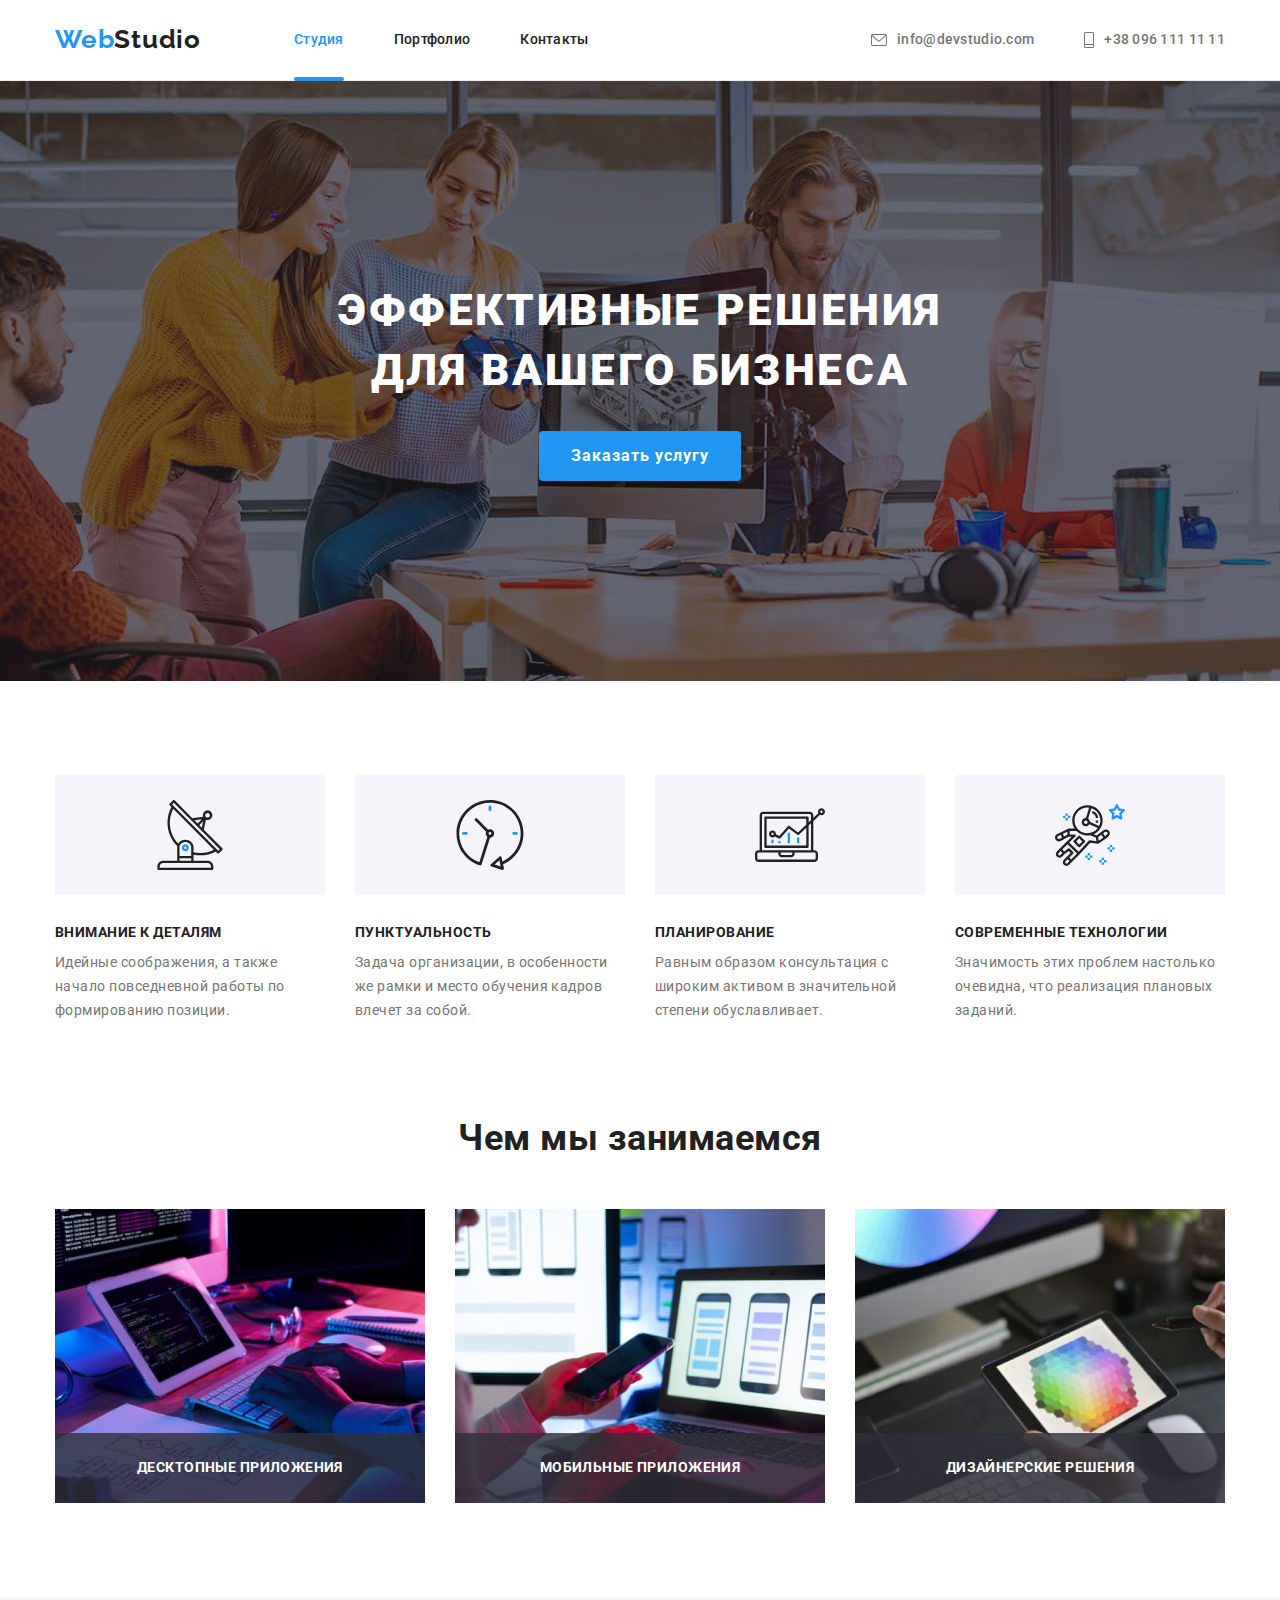
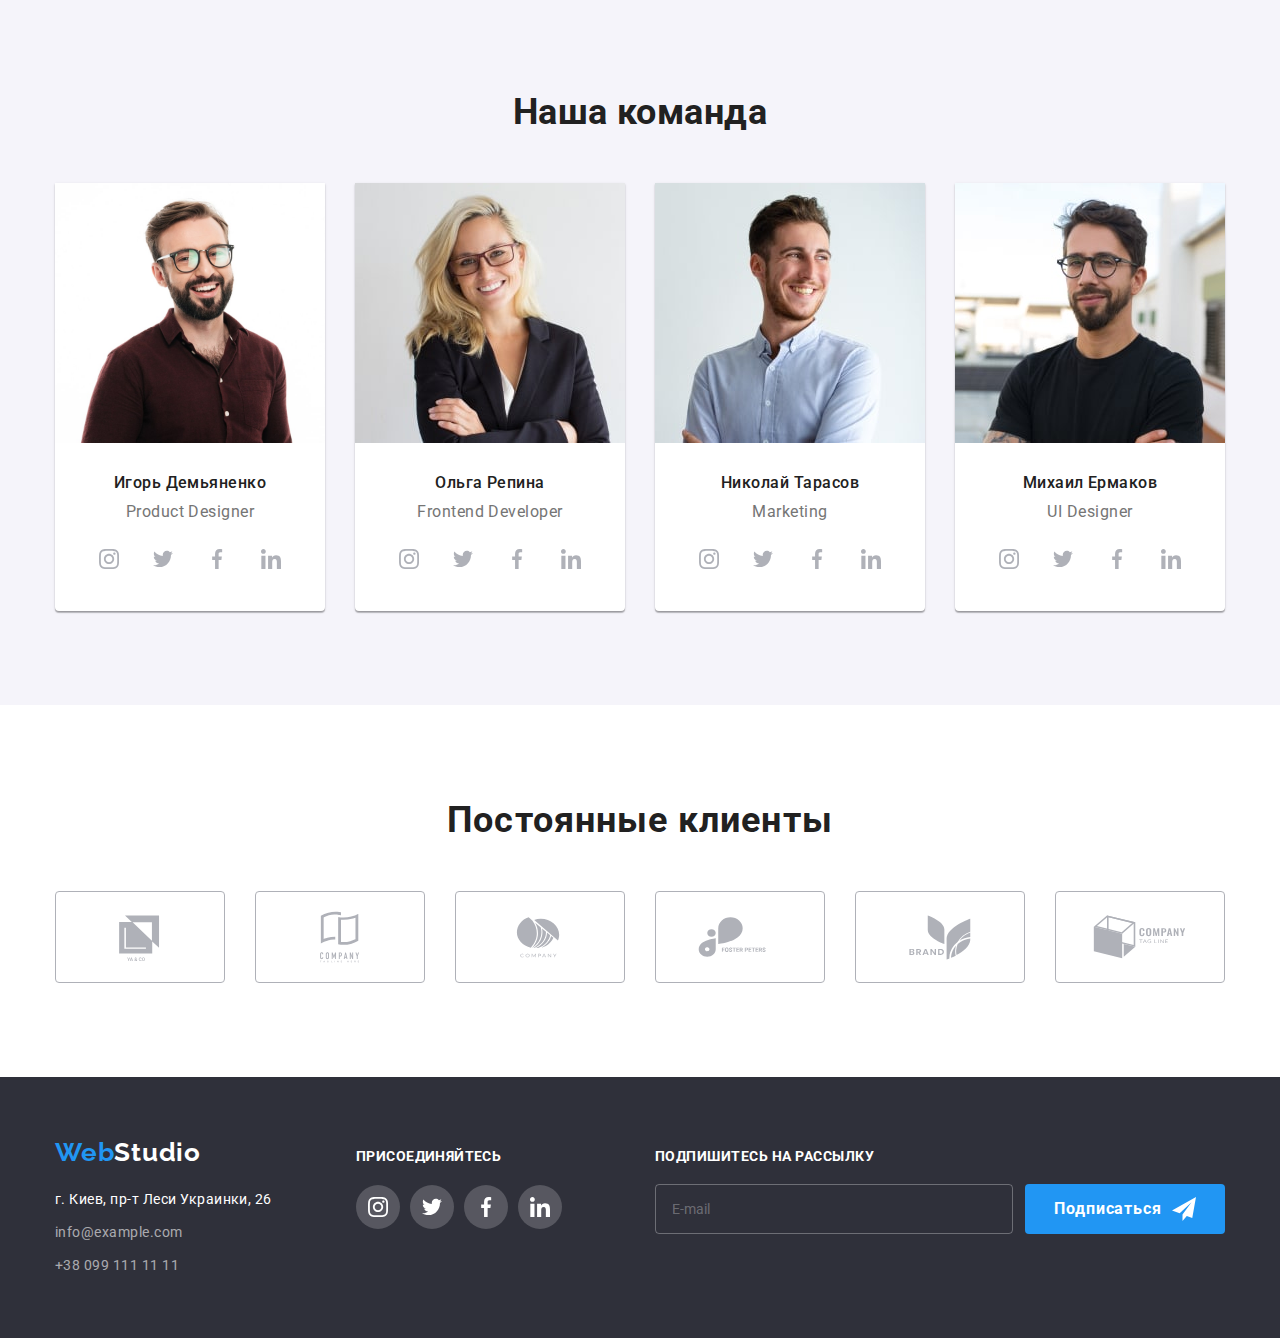
<file: index.html>
<!DOCTYPE html>
<html lang="ru">
  <head>
    <meta charset="UTF-8" />
    <meta http-equiv="X-UA-Compatible" content="IE=edge" />
    <meta name="viewport" content="width=device-width, initial-scale=1.0" />
    <title>hw2</title>
    <link
      rel="stylesheet"
      href="https://fonts.googleapis.com/css2?family=Raleway:wght@700&family=Roboto:wght@400;500;700;900&display=swap"
    />
    <link
      rel="stylesheet"
      href="https://cdnjs.cloudflare.com/ajax/libs/modern-normalize/1.1.0/modern-normalize.min.css
        
        
        
        "
    />
    <link
      rel="stylesheet"
      href="https://cdnjs.cloudflare.com/ajax/libs/animate.css/4.1.1/animate.min.css"
    />
    <link href="https://unpkg.com/aos@2.3.1/dist/aos.css" rel="stylesheet" />
    <link rel="stylesheet" href="./css/styles.css" />
  </head>
  <body class="page">
    <!--Шапка сайта -->
    <header class="hader">
      <div class="container">
        <nav class="site-nav">
          <a class="logo-blue link" href=""
            >Web<span class="logo-black">Studio</span></a
          >

          <ul class="site-nav list">
            <li class="site-nav-item">
              <a class="header-link link list-current" href="./index.html"
                >Студия</a
              >
            </li>
            <li class="site-nav-item">
              <a class="header-link link" href="./portfolio.html">Портфолио</a>
            </li>
            <li class="site-nav-item">
              <a class="header-link link" href="./index.html">Контакты</a>
            </li>
          </ul>
        </nav>

        <ul class="contact list">
          <li class="cont">
            <a class="contact-link link mail" href="mailto:info@devstudio.com">
              <svg class="icon-contact mail" width="16" height="12">
                <use href="./images/icons.svg#icon-envelope"></use>
              </svg>
              info@devstudio.com
            </a>
          </li>
          <li class="cont">
            <a class="contact-link link tel" href="tel:+380961111111">
              <svg class="icon-contact tel" width="10" height="16">
                <use href="./images/icons.svg#icon-phone"></use>
              </svg>
              +38 096 111 11 11
            </a>
          </li>
        </ul>
      </div>
    </header>

    <main>
      <!-- Герой -->
      <section class="hero">
        <div class="container">
          <h1 class="hero-title">
            ЭФФЕКТИВНЫЕ РЕШЕНИЯ
            <br />
            ДЛЯ ВАШЕГО БИЗНЕСА
          </h1>
          <button type="button" class="button" data-modal-open>
            Заказать услугу
          </button>
        </div>
      </section>

      <!-- Преимущества -->

      <section class="section">
        <div class="container">
          <h2 class="visually-hidden"><span>Наши преимущества</span></h2>
          <ul class="feature-list list">
            <li class="feature-title">
              <div class="feature-icon">
                <svg width="70" height="70">
                  <use href="./images/icons.svg#icon-antena"></use>
                </svg>
              </div>
              <h3 class="title">Внимание к деталям</h3>
              <p class="title-item">
                Идейные соображения, а также начало повседневной работы по
                формированию позиции.
              </p>
            </li>
            <li class="feature-title">
              <div class="feature-icon">
                <svg width="70" height="70">
                  <use href="./images/icons.svg#icon-clock"></use>
                </svg>
              </div>
              <h3 class="title">Пунктуальность</h3>
              <p class="title-item">
                Задача организации, в особенности же рамки и место обучения
                кадров влечет за собой.
              </p>
            </li>
            <li class="feature-title">
              <div class="feature-icon">
                <svg width="70" height="70">
                  <use href="./images/icons.svg#icon-comp"></use>
                </svg>
              </div>
              <h3 class="title">Планирование</h3>
              <p class="title-item">
                Равным образом консультация c широким активом в значительной
                степени обуславливает.
              </p>
            </li>
            <li class="feature-title">
              <div class="feature-icon">
                <svg width="70" height="70">
                  <use href="./images/icons.svg#icon-astronaut"></use>
                </svg>
              </div>
              <h3 class="title">Современные технологии</h3>
              <p class="title-item">
                Значимость этих проблем настолько очевидна, что реализация
                плановых заданий.
              </p>
            </li>
          </ul>
        </div>
      </section>

      <!-- Чем занимаемся -->

      <section class="section-doing section">
        <div class="container">
          <h2 class="section-title">Чем мы занимаемся</h2>
          <ul class="work-list list">
            <li class="working">
              <div class="desk">
                <img
                  src="./images/img-1.jpg"
                  alt="Руководитель проверяет код"
                  width="370"
                  height="294"
                />
                <p class="desk-item">Десктопные приложения</p>
              </div>
            </li>
            <li class="working">
              <div class="desk">
                <img
                  src="./images/img-2.jpg"
                  alt="Работник настраивает экран"
                  width="370"
                  height="294"
                />
                <p class="desk-item">Мобильные приложения</p>
              </div>
            </li>
            <li class="working">
              <div class="desk">
                <img
                  src="./images/img-3.jpg"
                  alt="Работник ищет цвет"
                  width="370"
                  height="294"
                />
                <p class="desk-item">Дизайнерские решения</p>
              </div>
            </li>
          </ul>
        </div>
      </section>

      <!-- Наша команда -->
      <section class="section section-team">
        <div class="container">
          <h2 class="section-title">Наша команда</h2>
          <ul class="team-name list">
            <li class="staff">
              <img
                src="./images/img-4.jpg"
                alt="Портрет работника"
                width="270"
                height="260"
              />
              <div class="our">
                <h3 class="name">Игорь Демьяненко</h3>
                <p class="position">Product Designer</p>
                <ul class="masters-soc-list">
                  <li class="masters-soc-item">
                    <a href="" class="masters-soc-link">
                      <svg class="masters-soc-icon" width="20" height="20">
                        <use href="./images/icons.svg#icon-instagram"></use>
                      </svg>
                    </a>
                  </li>
                  <li class="masters-soc-item">
                    <a href="" class="masters-soc-link">
                      <svg class="masters-soc-icon" width="20" height="20">
                        <use href="./images/icons.svg#icon-twitter"></use>
                      </svg>
                    </a>
                  </li>
                  <li class="masters-soc-item">
                    <a href="" class="masters-soc-link">
                      <svg class="masters-soc-icon" width="20" height="20">
                        <use href="./images/icons.svg#icon-facebook"></use>
                      </svg>
                    </a>
                  </li>
                  <li class="masters-soc-item">
                    <a href="" class="masters-soc-link">
                      <svg class="masters-soc-icon" width="20" height="20">
                        <use href="./images/icons.svg#icon-linkedin"></use>
                      </svg>
                    </a>
                  </li>
                </ul>
              </div>
            </li>
            <li class="staff">
              <img
                src="./images/img-5.jpg"
                alt="Портрет работницы"
                width="270"
                height="260"
              />
              <div class="our">
                <h3 class="name">Ольга Репина</h3>
                <p class="position">Frontend Developer</p>
                <ul class="masters-soc-list">
                  <li class="masters-soc-item">
                    <a href="" class="masters-soc-link">
                      <svg class="masters-soc-icon" width="20" height="20">
                        <use href="./images/icons.svg#icon-instagram"></use>
                      </svg>
                    </a>
                  </li>
                  <li class="masters-soc-item">
                    <a href="" class="masters-soc-link">
                      <svg class="masters-soc-icon" width="20" height="20">
                        <use href="./images/icons.svg#icon-twitter"></use>
                      </svg>
                    </a>
                  </li>
                  <li class="masters-soc-item">
                    <a href="" class="masters-soc-link">
                      <svg class="masters-soc-icon" width="20" height="20">
                        <use href="./images/icons.svg#icon-facebook"></use>
                      </svg>
                    </a>
                  </li>
                  <li class="masters-soc-item">
                    <a href="" class="masters-soc-link">
                      <svg class="masters-soc-icon" width="20" height="20">
                        <use href="./images/icons.svg#icon-linkedin"></use>
                      </svg>
                    </a>
                  </li>
                </ul>
              </div>
            </li>
            <li class="staff">
              <img
                src="./images/img-6.jpg"
                alt="Портрет работника"
                width="270"
                height="260"
              />
              <div class="our">
                <h3 class="name">Николай Тарасов</h3>
                <p class="position">Marketing</p>
                <ul class="masters-soc-list">
                  <li class="masters-soc-item">
                    <a href="" class="masters-soc-link">
                      <svg class="masters-soc-icon" width="20" height="20">
                        <use href="./images/icons.svg#icon-instagram"></use>
                      </svg>
                    </a>
                  </li>
                  <li class="masters-soc-item">
                    <a href="" class="masters-soc-link">
                      <svg class="masters-soc-icon" width="20" height="20">
                        <use href="./images/icons.svg#icon-twitter"></use>
                      </svg>
                    </a>
                  </li>
                  <li class="masters-soc-item">
                    <a href="" class="masters-soc-link">
                      <svg class="masters-soc-icon" width="20" height="20">
                        <use href="./images/icons.svg#icon-facebook"></use>
                      </svg>
                    </a>
                  </li>
                  <li class="masters-soc-item">
                    <a href="" class="masters-soc-link">
                      <svg class="masters-soc-icon" width="20" height="20">
                        <use href="./images/icons.svg#icon-linkedin"></use>
                      </svg>
                    </a>
                  </li>
                </ul>
              </div>
            </li>
            <li class="staff">
              <img
                src="./images/img-7.jpg"
                alt="Портрет работника"
                width="270"
                height="260"
              />
              <div class="our">
                <h3 class="name">Михаил Ермаков</h3>
                <p class="position">UI Designer</p>
                <ul class="masters-soc-list">
                  <li class="masters-soc-item">
                    <a href="" class="masters-soc-link">
                      <svg class="masters-soc-icon" width="20" height="20">
                        <use href="./images/icons.svg#icon-instagram"></use>
                      </svg>
                    </a>
                  </li>
                  <li class="masters-soc-item">
                    <a href="" class="masters-soc-link">
                      <svg class="masters-soc-icon" width="20" height="20">
                        <use href="./images/icons.svg#icon-twitter"></use>
                      </svg>
                    </a>
                  </li>
                  <li class="masters-soc-item">
                    <a href="" class="masters-soc-link">
                      <svg class="masters-soc-icon" width="20" height="20">
                        <use href="./images/icons.svg#icon-facebook"></use>
                      </svg>
                    </a>
                  </li>
                  <li class="masters-soc-item">
                    <a href="" class="masters-soc-link">
                      <svg class="masters-soc-icon" width="20" height="20">
                        <use href="./images/icons.svg#icon-linkedin"></use>
                      </svg>
                    </a>
                  </li>
                </ul>
              </div>
            </li>
          </ul>
        </div>
      </section>
      <!-- Наши клиенты -->
      <section class="section clients">
        <div class="container">
          <h2 class="client-title">Постоянные клиенты</h2>
          <ul class="client-list">
            <li class="client-icon">
              <a href="" class="client-link">
                <svg class="svg" width="106" height="60">
                  <use
                    class="use"
                    href="./images/icons.svg#icon-client-1"
                  ></use>
                </svg>
              </a>
            </li>
            <li class="client-icon">
              <a href="" class="client-link">
                <svg class="svg" width="106" height="60">
                  <use
                    class="use"
                    href="./images/icons.svg#icon-client-2"
                  ></use>
                </svg>
              </a>
            </li>
            <li class="client-icon">
              <a href="" class="client-link">
                <svg class="svg" width="106" height="60">
                  <use
                    class="use"
                    href="./images/icons.svg#icon-client-3"
                  ></use>
                </svg>
              </a>
            </li>
            <li class="client-icon">
              <a href="" class="client-link">
                <svg class="svg" width="106" height="60">
                  <use
                    class="use"
                    href="./images/icons.svg#icon-client-4"
                  ></use>
                </svg>
              </a>
            </li>
            <li class="client-icon">
              <a href="" class="client-link">
                <svg class="svg" width="106" height="60">
                  <use
                    class="use"
                    href="./images/icons.svg#icon-client-5"
                  ></use>
                </svg>
              </a>
            </li>
            <li class="client-icon">
              <a href="" class="client-link">
                <svg class="svg" width="106" height="60">
                  <use
                    class="use"
                    href="./images/icons.svg#icon-client-6"
                  ></use>
                </svg>
              </a>
            </li>
          </ul>
        </div>
      </section>
    </main>
    <footer class="footer">
      <div class="container">
        <div class="footer-container">
          <div class="logo-down">
            <a class="logo-blue link-two" href=""
              >Web<span class="logo-white">Studio</span></a
            >
          </div>
          <address>
            <ul class="address list">
              <li class="adr">
                <a
                  class="city link-down"
                  href="https://goo.gl/maps/exjHchh4HZXkeNrS6"
                  rel="noopener noreferrer nofollow"
                  target="_blank"
                  >г. Киев, пр-т Леси Украинки, 26</a
                >
              </li>
              <li class="adr">
                <a class="contact-item link-down" href="mailto:info@example.com"
                  >info@example.com</a
                >
              </li>
              <li class="adr">
                <a class="contact-item link-down" href="tel:+380991111111"
                  >+38 099 111 11 11</a
                >
              </li>
            </ul>
          </address>
        </div>
        <div class="social">
          <h2 class="join-list">присоединяйтесь</h2>
          <ul class="masters-soc-list">
            <li class="masters-soc-item">
              <a href="" class="masters-soc-link">
                <svg class="masters-soc-icon-join" width="20" height="20">
                  <use href="./images/icons.svg#icon-instagram"></use>
                </svg>
              </a>
            </li>
            <li class="masters-soc-item">
              <a href="" class="masters-soc-link">
                <svg class="masters-soc-icon-join" width="20" height="20">
                  <use href="./images/icons.svg#icon-twitter"></use>
                </svg>
              </a>
            </li>
            <li class="masters-soc-item">
              <a href="" class="masters-soc-link">
                <svg class="masters-soc-icon-join" width="20" height="20">
                  <use href="./images/icons.svg#icon-facebook"></use>
                </svg>
              </a>
            </li>
            <li class="masters-soc-item">
              <a href="" class="masters-soc-link">
                <svg class="masters-soc-icon-join" width="20" height="20">
                  <use href="./images/icons.svg#icon-linkedin"></use>
                </svg>
              </a>
            </li>
          </ul>
        </div>
        <form class="subscribe">
          <p class="subscribe-title">ПОДПИШИТЕСЬ НА РАССЫЛКУ</p>
          <div class="subscribe-field" role="group">
            <input
              class="subscribe-email"
              type="email"
              name="subscribe"
              placeholder="E-mail"
            />
            <button class="send" type="submit">
              <span class="send-text">Подписаться</span>
              <svg class="send-icon" width="24px" height="24px">
                <use href="./images/icons.svg#icon-send"></use>
              </svg>
            </button>
          </div>
        </form>
      </div>
    </footer>
    <!-- Modal window -->
    <div class="backdrop is-hidden" data-modal>
      <div class="modal">
        <button type="button" class="modal-close-btn" data-modal-close>
          <svg class="modal-close-icon" width="18" height="18">
            <use class="icon-close" href="./images/icons.svg#icon-close"></use>
          </svg>
        </button>
        <p class="modal-title">Оставьте свои данные, мы вам перезвоним</p>
        <form class="modal-form">
          <label class="modal-label" for="name">Имя</label>
          <div class="modal-icon">
            <input
              type="name"
              name="name"
              id="name"
              autofocus
              required
              class="modal-input"
            />
            <svg class="modal-svg">
              <use
                href="./images/icons.svg#icon-person-black"
                width="18"
                height="18"
              ></use>
            </svg>
          </div>
          <label class="modal-label" for="phone">Телефон</label>
          <div class="modal-icon">
            <input
              type="phone"
              name="phone"
              id="phone"
              required
              class="modal-input"
            />
            <svg class="modal-svg">
              <use
                href="./images/icons.svg#icon-phone-black"
                width="18"
                height="18"
              ></use>
            </svg>
          </div>
          <label class="modal-label" for="email">Почта</label>
          <div class="modal-icon">
            <input
              type="email"
              name="email"
              id="email"
              required
              class="modal-input"
            />
            <svg class="modal-svg">
              <use
                href="./images/icons.svg#icon-email-black"
                width="18"
                height="18"
              ></use>
            </svg>
          </div>
          <label class="modal-label comment" for="comment"
            >Комментарий
            <textarea
              class="modal-textarea"
              name="comment"
              placeholder="Введите текст"
              id="comment"
            ></textarea>
          </label>
          <div class="modal-field">
            <input
              type="checkbox"
              class="input-check visually-hidden"
              id="input-check"
              name="policy"
              value="policy"
            />
            <label for="input-check" class="check-text"
              ><span>Соглашаюсь с рассылкой и принимаю&nbsp;</span
              ><a class="checkbox-condition" href="">Условия договора</a>
            </label>
          </div>

          <button type="submit" class="form-button">Отправить</button>
        </form>
      </div>
    </div>
    <script src="./js/modal.js"></script>
  </body>
</html>
</file>
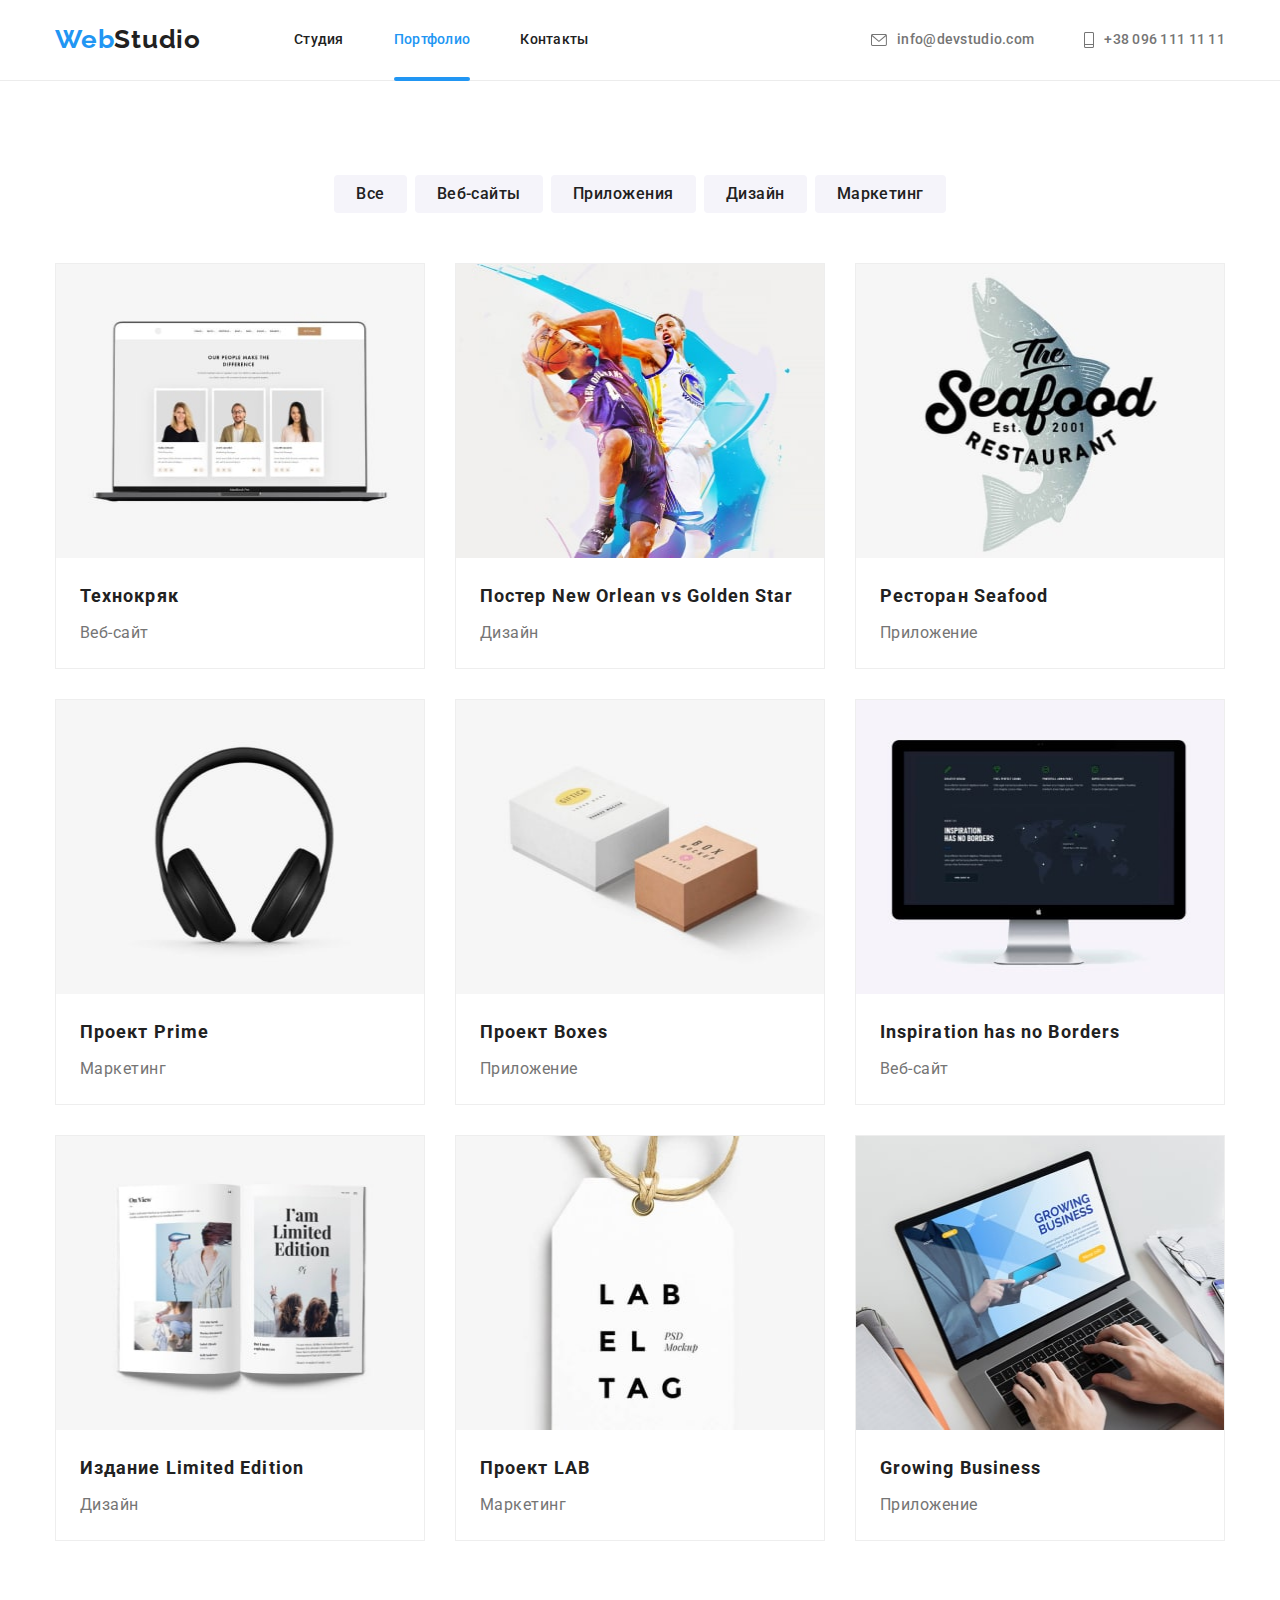
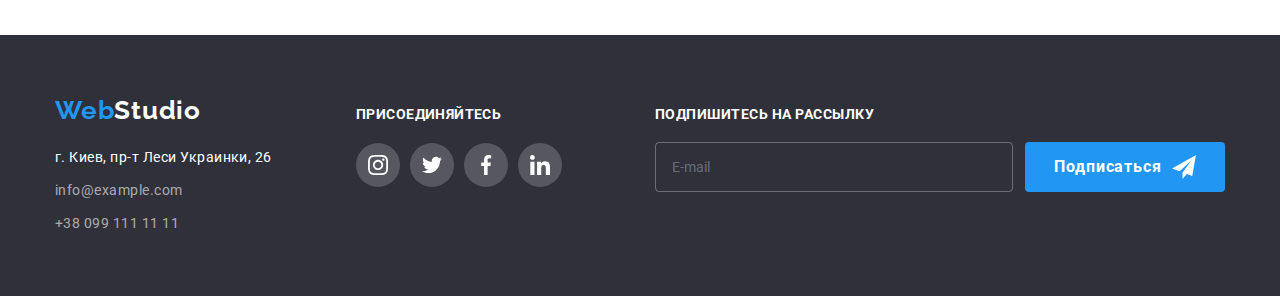
<file: portfolio.html>
<!DOCTYPE html>
<html lang="ru">
  <head>
    <meta charset="UTF-8" />
    <meta http-equiv="X-UA-Compatible" content="IE=edge" />
    <meta name="viewport" content="width=device-width, initial-scale=1.0" />
    <title>hw2</title>
    <link
      href="https://fonts.googleapis.com/css2?family=Raleway:wght@700&family=Roboto:wght@400;500;700;900&display=swap"
      rel="stylesheet"
    />
    <link
      rel="stylesheet"
      href="https://cdnjs.cloudflare.com/ajax/libs/modern-normalize/1.1.0/modern-normalize.min.css
                
                
                
        "
    />
    <link
      rel="stylesheet"
      href="https://cdnjs.cloudflare.com/ajax/libs/animate.css/4.1.1/animate.min.css"
    />
    <link rel="stylesheet" href="./css/styles.css" />
  </head>

  <body class="page">
    <header class="hader portfolio">
      <div class="container">
        <nav class="site-nav">
          <a class="logo-blue link" href=""
            >Web<span class="logo-black">Studio</span></a
          >

          <ul class="site-nav list">
            <li class="site-nav-item">
              <a class="header-link link" href="./index.html">Студия</a>
            </li>
            <li class="site-nav-item">
              <a class="header-link link list-current" href="./portfolio.html"
                >Портфолио</a
              >
            </li>
            <li class="site-nav-item">
              <a class="header-link link" href="./index.html">Контакты</a>
            </li>
          </ul>
        </nav>

        <ul class="contact list">
          <li class="cont">
            <a class="contact-link link mail" href="mailto:info@devstudio.com">
              <svg class="icon-contact mail" width="16" height="12">
                <use href="./images/icons.svg#icon-envelope"></use>
              </svg>
              info@devstudio.com
            </a>
          </li>
          <li class="cont">
            <a class="contact-link link tel" href="tel:+380961111111">
              <svg class="icon-contact tel" width="10" height="16">
                <use href="./images/icons.svg#icon-phone"></use>
              </svg>
              +38 096 111 11 11
            </a>
          </li>
        </ul>
      </div>
    </header>
    <main>
      <section class="section">
        <div class="container">
          <h1 class="visually-hidden"><span>Фильтр</span></h1>
          <ul class="filter list">
            <li class="but">
              <button type="button" class="buttons one">Все</button>
            </li>
            <li class="but">
              <button type="button" class="buttons two">Веб-сайты</button>
            </li>
            <li class="but">
              <button type="button" class="buttons three">Приложения</button>
            </li>
            <li class="but">
              <button type="button" class="buttons four">Дизайн</button>
            </li>
            <li class="but">
              <button type="button" class="buttons five">Маркетинг</button>
            </li>
          </ul>

          <ul class="project list">
            <li class="pic">
              <a class="link card" href="./index.html">
                <div class="top-wrap">
                  <img
                    src="./images/portfolio/img-10.jpg"
                    alt="Экран ноутбука с открытым сайтом"
                    width="370"
                    height="294"
                  />
                  <p class="top-text">
                    Ресурс предлагает комплексные предложения с разным уровнем
                    функционала и сервисов. Все это позволит посетителю получить
                    исчерпывающие сведения о компании или частном лице.
                  </p>
                </div>
                <div class="cards">
                  <h2 class="project-name">Технокряк</h2>
                  <p class="project-work">Веб-сайт</p>
                </div>
              </a>
            </li>
            <li class="pic">
              <a class="link card" href="./index.html">
                <div class="top-wrap">
                  <img
                    src="./images/portfolio/img-11.jpg"
                    alt="Два баскетболиста с мячом"
                    width="370"
                    height="294"
                  />
                  <p class="top-text">
                    Ресурс предлагает комплексные предложения с разным уровнем
                    функционала и сервисов. Все это позволит посетителю получить
                    исчерпывающие сведения о компании или частном лице.
                  </p>
                </div>
                <div class="cards">
                  <h2 class="project-name">Постер New Orlean vs Golden Star</h2>
                  <p class="project-work">Дизайн</p>
                </div>
              </a>
            </li>
            <li class="pic">
              <a class="link card" href="./index.html">
                <div class="top-wrap">
                  <img
                    src="./images/portfolio/img-12.jpg"
                    alt="Эмблема ресторана морской еды"
                    width="370"
                    height="294"
                  />
                  <p class="top-text">
                    Ресурс предлагает комплексные предложения с разным уровнем
                    функционала и сервисов. Все это позволит посетителю получить
                    исчерпывающие сведения о компании или частном лице.
                  </p>
                </div>
                <div class="cards">
                  <h2 class="project-name">Ресторан Seafood</h2>
                  <p class="project-work">Приложение</p>
                </div>
              </a>
            </li>
            <li class="pic">
              <a class="link card" href="./index.html">
                <div class="top-wrap">
                  <img
                    src="./images/portfolio/img-13.jpg"
                    alt="Эмблема ресторана морской еды"
                    width="370"
                    height="294"
                  />
                  <p class="top-text">
                    Ресурс предлагает комплексные предложения с разным уровнем
                    функционала и сервисов. Все это позволит посетителю получить
                    исчерпывающие сведения о компании или частном лице.
                  </p>
                </div>
                <div class="cards">
                  <h2 class="project-name">Проект Prime</h2>
                  <p class="project-work">Маркетинг</p>
                </div>
              </a>
            </li>
            <li class="pic">
              <a class="link card" href="./index.html">
                <div class="top-wrap">
                  <img
                    src="./images/portfolio/img-14.jpg"
                    alt="Эмблема ресторана морской еды"
                    width="370"
                    height="294"
                  />
                  <p class="top-text">
                    Ресурс предлагает комплексные предложения с разным уровнем
                    функционала и сервисов. Все это позволит посетителю получить
                    исчерпывающие сведения о компании или частном лице.
                  </p>
                </div>
                <div class="cards">
                  <h2 class="project-name">Проект Boxes</h2>
                  <p class="project-work">Приложение</p>
                </div>
              </a>
            </li>
            <li class="pic">
              <a class="link card" href="./index.html">
                <div class="top-wrap">
                  <img
                    src="./images/portfolio/img-15.jpg"
                    alt="Эмблема ресторана морской еды"
                    width="370"
                    height="294"
                  />
                  <p class="top-text">
                    Ресурс предлагает комплексные предложения с разным уровнем
                    функционала и сервисов. Все это позволит посетителю получить
                    исчерпывающие сведения о компании или частном лице.
                  </p>
                </div>
                <div class="cards">
                  <h2 class="project-name">Inspiration has no Borders</h2>
                  <p class="project-work">Веб-сайт</p>
                </div>
              </a>
            </li>
            <li class="pic">
              <a class="link card" href="./index.html">
                <div class="top-wrap">
                  <img
                    src="./images/portfolio/img-16.jpg"
                    alt="Эмблема ресторана морской еды"
                    width="370"
                    height="294"
                  />
                  <p class="top-text">
                    Ресурс предлагает комплексные предложения с разным уровнем
                    функционала и сервисов. Все это позволит посетителю получить
                    исчерпывающие сведения о компании или частном лице.
                  </p>
                </div>
                <div class="cards">
                  <h2 class="project-name">Издание Limited Edition</h2>
                  <p class="project-work">Дизайн</p>
                </div>
              </a>
            </li>
            <li class="pic">
              <a class="link card" href="./index.html">
                <div class="top-wrap">
                  <img
                    src="./images/portfolio/img-17.jpg"
                    alt="Эмблема ресторана морской еды"
                    width="370"
                    height="294"
                  />
                  <p class="top-text">
                    Ресурс предлагает комплексные предложения с разным уровнем
                    функционала и сервисов. Все это позволит посетителю получить
                    исчерпывающие сведения о компании или частном лице.
                  </p>
                </div>
                <div class="cards">
                  <h2 class="project-name">Проект LAB</h2>
                  <p class="project-work">Маркетинг</p>
                </div>
              </a>
            </li>
            <li class="pic">
              <a class="link card" href="./index.html">
                <div class="top-wrap">
                  <img
                    src="./images/portfolio/img-18.jpg"
                    alt="Эмблема ресторана морской еды"
                    width="370"
                    height="294"
                  />
                  <p class="top-text">
                    Ресурс предлагает комплексные предложения с разным уровнем
                    функционала и сервисов. Все это позволит посетителю получить
                    исчерпывающие сведения о компании или частном лице.
                  </p>
                </div>
                <div class="cards">
                  <h2 class="project-name">Growing Business</h2>
                  <p class="project-work">Приложение</p>
                </div>
              </a>
            </li>
          </ul>
        </div>
      </section>
    </main>
    <footer class="footer">
      <div class="container">
        <div class="footer-container">
          <div class="logo-down">
            <a class="logo-blue link-two" href=""
              >Web<span class="logo-white">Studio</span></a
            >
          </div>
          <address>
            <ul class="address list">
              <li class="adr">
                <a
                  class="city link-down"
                  href="https://goo.gl/maps/exjHchh4HZXkeNrS6"
                  rel="noopener noreferrer nofollow"
                  target="_blank"
                  >г. Киев, пр-т Леси Украинки, 26</a
                >
              </li>
              <li class="adr">
                <a class="contact-item link-down" href="mailto:info@example.com"
                  >info@example.com</a
                >
              </li>
              <li class="adr">
                <a class="contact-item link-down" href="tel:+380991111111"
                  >+38 099 111 11 11</a
                >
              </li>
            </ul>
          </address>
        </div>
        <div class="social">
          <h2 class="join-list">присоединяйтесь</h2>
          <ul class="masters-soc-list">
            <li class="masters-soc-item">
              <a href="" class="masters-soc-link">
                <svg class="masters-soc-icon-join" width="20" height="20">
                  <use href="./images/icons.svg#icon-instagram"></use>
                </svg>
              </a>
            </li>
            <li class="masters-soc-item">
              <a href="" class="masters-soc-link">
                <svg class="masters-soc-icon-join" width="20" height="20">
                  <use href="./images/icons.svg#icon-twitter"></use>
                </svg>
              </a>
            </li>
            <li class="masters-soc-item">
              <a href="" class="masters-soc-link">
                <svg class="masters-soc-icon-join" width="20" height="20">
                  <use href="./images/icons.svg#icon-facebook"></use>
                </svg>
              </a>
            </li>
            <li class="masters-soc-item">
              <a href="" class="masters-soc-link">
                <svg class="masters-soc-icon-join" width="20" height="20">
                  <use href="./images/icons.svg#icon-linkedin"></use>
                </svg>
              </a>
            </li>
          </ul>
        </div>
        <form class="subscribe">
          <p class="subscribe-title">ПОДПИШИТЕСЬ НА РАССЫЛКУ</p>
          <div class="subscribe-field" role="group">
            <input
              class="subscribe-email"
              type="email"
              name="subscribe"
              placeholder="E-mail"
            />
            <button class="send" type="submit">
              <span class="send-text">Подписаться</span>
              <svg class="send-icon" width="24px" height="24px">
                <use href="./images/icons.svg#icon-send"></use>
              </svg>
            </button>
          </div>
        </form>
      </div>
    </footer>
  </body>
</html>
</file>
<file: css/styles.css>
/* хедер background: #FFFFFF; */
/* цвет заголовки color: #212121;*/
/* основной текст color: #757575;*/
/* акцент цвет ссылки веб и Студия color: #2196F3; */
/* Эффективные решения осн color: #FFFFFF*;/
/* Эффективные решения фон background: #2F303A; */
/*  Чем занимаемся фон background: #E5E5E5; */
/* Наша команда background: #F5F4FA; */
/* футер background: #2F303A; */
/* адресс внизу color: rgba(255, 255, 255, 0.6); */
/* абзацы color: #757575; */

:root {
    --primary-text-color: #757575;
    --title-text-color: #212121;
    --primary-white-color:#FFFFFF;
    --accent-color: #2196F3;
    --hero-bgd-color: #2F303A;
    --team-bgd-color: #F5F4FA;
    --contact-color: rgba(255, 255, 255, 0.6);
    --backgrcolor: rgba(255, 255, 255, 0.1);
    --border-button-color: #ECECEC;
    --background-color: #E5E5E5;
    --border-color: #EEEEEE;
    --bgcolor: #C4C4C4;
    --icon-color: #AFB1B8;
    --color-email-footer: #ffffff4d;
    --bowshadow-one: rgba(0, 0, 0, 0.1);
    --boxshadow-two: rgba(0, 0, 0, 0.08);
    --boxshadow-three: rgba(0, 0, 0, 0.12);
    --boxshadow-four: rgba(0, 0, 0, 0.06);
    --boxshadow-five: rgba(0, 0, 0, 0.16);
    --bshsix: rgba(0, 0, 0, 0.14);
    --bshseven: rgba(0, 0, 0, 0.2);
    --timing-function: cubic-bezier(0.4, 0, 0.2, 1);
}
.page {
    font-family: 'Roboto', sans-serif;
    letter-spacing: 0.03em;
    background-color: var(--primary-white-color);
    color: var(--primary-text-color);
}
h1,
h2,
h3,
h4,
h5,
h6,
p {
    margin-top: 0;
    margin-bottom: 0;
}
img {
    display: block;
    max-width: 100%;
}
.container {
    width: 1200px;
    padding-left: 15px;
    padding-right: 15px;
    margin-left: auto;
    margin-right: auto;
    
}
/* Header */

ul {
    list-style: none;
    padding: 0;
    margin: 0;
}
.link,
.link-two,
.link-down {
    text-decoration: none;
    transition: color 250ms var(--timing-function), background-color 250ms var(--timing-function);
}

.site-nav.list {
    display: flex;
    padding-top: 0;
    padding-bottom: 0;
}

.logo {
    display: inline-block;
}
.hader .container {
    display: flex;
    align-items: center;
}
.hader {
    border-bottom: 1px solid var(--border-button-color);
}
.site-nav-item {
    margin-right: 50px;
}
.site-nav-item:last-child {
    margin-right: 0;
}
.site-nav {
    display: flex;
    align-items: center;
    transition: color 250ms var(--timing-function);
}
.header-link {
    position: relative;
    display: block;
    color: var(--title-text-color);
    padding-top: 32px;
    padding-bottom: 32px;
    transition: color 250ms var(--timing-function);

}

.site-nav .link .list-current + .link {
    margin-left: 50px;
}

.contact.list {
    display: flex;
    margin-left: auto;
        
}
.contact .cont + .cont,
.contact .connect-item + .connect-item{
    display: block;
    margin-left: 50px;
}
 
/* Site nav */

.site-nav-item .link {
    font-weight: 500;
    font-size: 14px;
    line-height: 1.14;
    letter-spacing: 0.02em;
    color: var(--title-text-color);
}
.logo-blue {
    font-family: 'Raleway';
    font-weight: 700;
    font-size: 26px;
    line-height: 1.19;
    letter-spacing: 0.03em;
    color: var(--accent-color);
}
.logo-blue.link {
    margin-right: 93px;
    padding-top: 24px;
    padding-bottom: 25px;
}

.logo-black {
    font-family: inherit;
    color: var(--title-text-color);
}

.logo-white {
    font-family: inherit;
    color: var(--primary-white-color);
}
.link:hover,
.link:focus {
    color: var(--accent-color); 
    transition: color 250ms var(--timing-function);
}
.site-nav.list .list-current {
    color: var(--accent-color);
}

.site-nav .link .list-current {
    color: var(--accent-color);
    
}
.list-current::after {
    content: "";
    width: 100%;
    height: 4px;

    position: absolute;
    display: block;
    background-color: #2196F3;
    border-radius: 2px;
    bottom: -1px;
}
.contact {
    font-weight: 500;
    font-size: 14px;
    line-height: 1.14;
    letter-spacing: 0.02em;
}
.contact-link {
    display: flex;
    align-items: center;
    color: var(--primary-text-color);
    transition: color 250ms var(--timing-function), fill 250ms var(--timing-function),
    background-color 250ms var(--timing-function);
}
.contact-link .icon-contact:hover,
.contact-link .icon-contact:focus {
    color: var(--primary-text-color); 
    fill: var(--accent-color);
    transition: color 250ms var(--timing-function),
    fill 250ms var(--timing-function);
}
.icon-contact::before {
    display: flex;
    align-items: center;    
}
.icon-contact {
    margin-right: 10px;
    fill: currentColor;
    text-align: justify;
}

/* Filter Portfolio */

.filter {
    display: flex;
    flex-wrap: wrap;
    justify-content: center;
    font-weight: 500;
    font-size: 16px;
    line-height: 1.62;
    letter-spacing: 0.03em;
    margin-bottom: 50px;
}
.project {
    display: flex;
    flex-wrap: wrap;
}
.pic {
    width: 370px;
    transition: color 250ms var(--timing-function),
    box-shadow 250ms var(--timing-function),
    background-color 250ms var(--timing-function);
}
 
.pic:hover .top-text,
.pic:focus .top-text {
    transform: translateY(0);
}

.card {
    display: block;
    transition: color 250ms var(--timing-function),
    border 250ms var(--timing-function),
    box-shadow 250ms var(--timing-function),
    background-color 250ms var(--timing-function);
}
.card:hover,
.card:focus { 
    background-color: var(--primary-white-color);
    border: 1px solid var(--border-color);
    box-sizing: border-box;
    box-shadow: 0px 1px 1px var(--boxshadow-three),
    0px 4px 4px var(--boxshadow-four),
    1px 4px 6px var(--boxshadow-five);
    transition: border 250ms var(--timing-function),
    box-shadow 250ms var(--timing-function),
    background-color 250ms var(--timing-function);
}
.top-wrap {
    position: relative;
    overflow: hidden;
}
.top-text {
    position: absolute;
    top: 0;
    padding: 63px 24px;
    font-size: 18px;
    line-height: 1.56;
    letter-spacing: 0.03em;
    background-color: rgba(33, 150, 243, 0.9);
    color: var(--primary-white-color);
    height: 100%;
    transform: translateY(100%);
    transition: background-color 250ms var(--timing-function), color 250ms var(--timing-function);
    overflow: auto;
}

.project.list .pic {
    display: block;
    width: calc((100% - 60px) / 3);
    margin-right: 30px;
    margin-bottom: 30px;
    
    border: 1px solid var(--border-color);
}
.project.list .pic:nth-child(3n) {
    margin-right: 0;
} 
.project.list .pic:nth-last-child(-n+3) {
    margin-bottom: 0;
}

/* Герой */

.hero {
    padding: 200px 0;
    text-align: center;
    background-image: linear-gradient(to right,
        rgba(47, 48, 58, 0.4), 
        rgba(47, 48, 58, 0.4)), 
    url(../images/hero-bgo.jpg);
    background-repeat: no-repeat;
    background-position: center;
    background-size: cover;
    margin-right: auto;
    margin-left: auto;
    max-width: 1600px;
    height: 600px;
    background-color: var(--bgcolor);    
    
}
.hero {
    font-size: 14px;
    letter-spacing: 0.06em;
    text-align: center;
    background-color: var(--hero-bgd-color);
    color: var(--primary-white-color);
}
.hero-title {
    font-weight: 900;
    font-size: 44px;
    line-height: 1.36;
    letter-spacing: 0.06em;
    text-align: center;
    text-transform: uppercase;
    margin-bottom: 30px;
}

/* Buttons */

.filter .but + .but {
    margin-left: 8px;
}


.buttons {
    color: var(--title-text-color);
    cursor: pointer;
    font-weight: 500;
    font-size: 16px;
    line-height: 1.62;
    letter-spacing: 0.03em;
    border: none;
    padding: 6px 22px;
    font-family: inherit;
    border-radius: 4px;
    background-color: var(--team-bgd-color);
    transition: color 250ms var(--timing-function),
    box-shadow 250ms var(--timing-function),
    background-color 250ms var(--timing-function);
}
.filter .buttons-all:hover,
.filter .buttons-all:focus {
    background-color: var(--accent-color);
    color: var(--primary-white-color);
    transition: color 250ms var(--timing-function),
    background-color 250ms var(--timing-function);
}

.filter .buttons:hover,
.filter .buttons:focus {
    background-color: var(--accent-color);
    color: var(--primary-white-color);

    background-color: var(--accent-color);
    
    box-shadow: 0px 3px 1px var(--bowshadow-one),
    0px 1px 2px var(--boxshadow-two),
    0px 2px 2px var(--boxshadow-three);
    border-radius: 4px;
    transition: color 250ms var(--timing-function),
    border-radius 250ms var(--timing-function),
    box-shadow 250ms var(--timing-function),
    background-color 250ms var(--timing-function);
    
}   
.button {
    font-family: 'Roboto';
    font-weight: 700;
    font-size: 16px;
    line-height: 1.88;
    text-align: center;
    align-items: center;
    border: none;
    padding: 10px 32px;
    cursor: pointer;
    color: var(--primary-white-color);
    background: var(--accent-color);
    box-shadow: 0px 4px 4px rgba(0, 0, 0, 0.15);
    border-radius: 4px;
    letter-spacing: 0.06em;
    transition: color 250ms var(--timing-function),
    border-radius 250ms var(--timing-function),
    box-shadow 250ms var(--timing-function),
    background-color 250ms var(--timing-function);
}
.hero .button {
    display: inline-block;
    text-align: center;
    margin: 0;
}
.button:hover,
.button:focus {
    background-color: var(--accent-color);
    transition: background-color 250ms var(--timing-function);
}
.but {
    transition: color 250ms var(--timing-function),
    border-radius 250ms var(--timing-function),
    box-shadow 250ms var(--timing-function),
    background-color 250ms var(--timing-function);
}

/* Преимущества */

.section {
    padding-top: 94px;
    padding-bottom: 94px;
}

.title {
    margin-bottom: 10px;
}
.first-item {
    margin-top: 10px;
}
.feature-icon {
    display: flex;
    align-items: center;
    justify-content: center;
    margin-bottom: 30px;
    width: 270px;
    height: 120px;
    background-color: var(--team-bgd-color);

}
.feature-title {
    width: 270px;
    margin-right: 30px;
}
.feature-title:nth-child(4n) {
    margin-right: 0;
}
.visually-hidden {
    position: absolute;
    width: 1px;
    height: 1px;
    margin: -1px;
    border: 0;
    padding: 0;
    white-space: nowrap;
    clip-path: inset(100%);
    clip: rect(0 0 0 0);
    overflow: hidden;
}
.feature-list {
    display: flex;   
}   
.feature-title {
    margin-top: 0;
}
.title {
    font-weight: 700;
    font-size: 14px;
    line-height: 1.14;
    text-transform: uppercase;
    color: var(--title-text-color);
}
.title-item {
    font-size: 14px;
    line-height: 1.71;    
}

/* Чем занимаемся */

.section-doing {
    padding-top: 0;
}
.section-title {
    font-weight: 700;
    font-size: 36px;
    line-height: 1.17;
    color: var(--title-text-color);
} 
.section-title {
    margin-bottom: 50px;
    text-align: center;
}
.container .section-title {
    text-align: center;
}
.work-list {
    display: flex;
}
.working {
    flex-basis: auto;
    position: relative;
}
.work-list > .working  {
    flex-basis: calc(100% - 60px/3);
}
.work-list > .working + .working {
    margin-left: 30px;
}
.work-list {
    font-size: 14px;
    text-align: center;
}
.desk-item {
    font-weight: 700;
    font-size: 14px;
    width: 100%;
    height: 70px; 
    line-height: 1.14;
    letter-spacing: 0.03em;
    text-transform: uppercase;
    color: var(--primary-white-color);
    background-color: rgba(47, 48, 58, 0.8);
}
.desk {
    display: flex;
    position: relative;
}
.desk-item {
    position: absolute;
    display: flex;
    left: 0;
    bottom: 0;
    align-items:center;
    justify-content: center;

}

.cards {
    border-radius: 0px 0px 4px 4px;
    padding: 20px 24px;
}
.project-name {
    font-weight: 700;
    font-size: 18px;
    line-height: 2;
    letter-spacing: 0.06em;
    color: var(--title-text-color);
}
.project-name {
    margin-bottom: 4px;
}
.project-work {
    font-size: 16px;
    line-height: 1.88;
    color: var(--primary-text-color);
}

/* Наша команда */

.section-team {
    background-color: var(--team-bgd-color);    
}
.team-name {
    font-size: 16px;
    line-height: 1.88;
    text-align: center;    
}
.team-name {
    display: flex;    
}
.staff {
    width: 270px;
    margin-right: 30px;
    margin-left: 0;
    
    box-shadow: 0px 1px 3px var(--boxshadow-three),
    0px 1px 1px var(--bshsix),
    0px 2px 1px var(--bshseven);
    border-radius: 0px 0px 4px 4px;
}
.staff:nth-child(4n) {
    margin-right: 0;
}
.our {
    padding-top: 30px;
    padding-bottom: 30px;    
}

.name {
    font-weight: 500;
    font-size: 16px;
    line-height: 1.19;
    color: var(--title-text-color);
    margin-bottom: 10px;
}
.position {
    font-size: 16px;
    line-height: 1.19;
    color: var(--primary-text-color);
    margin-bottom: 16px;  
}
.masters-soc-list {
    display: flex;
    justify-content: center;
}
.masters-soc-item + .masters-soc-item {
    margin-left: 10px;
}
.masters-soc-link {
    display: flex;
    justify-content: center;
    align-items: center;
    width: 44px;
    height: 44px;
    background-color: var(--backgrcolor);
    border-radius: 50%;
    fill: var(--primary-white-color);
    transition: border-radius 250ms var(--timing-function),
    background-color 250ms var(--timing-function);
    
}
.masters-soc-icon {
    fill: var(--icon-color);
    transition: fill 250ms var(--timing-function);
}

.masters-soc-link:hover,
.masters-soc-link:focus {
    fill: var(--primary-white-color);
    background-color: var(--accent-color);
    transition: background-color 250ms var(--timing-function), fill 250ms var(--timing-function);
    
}
.masters-soc-link:hover .masters-soc-icon {
    fill: var(--primary-white-color);
}
.masters-soc-link:focus .masters-soc-icon {
    fill: var(--primary-white-color);
}
.masters-soc-item {
    background-color: rgba(255, 255, 255, 0.1);
    border-radius: 50%;
}

.staff {
    background-color: var(--primary-white-color);
}

/* Наши клиенты */

.clients {
    background-color: var(--primary-white-color);
    
}
.client-title {
    font-weight: 700;
    font-size: 36px;
    line-height: 1.17;
    text-align: center;
    letter-spacing: 0.03em;
    
    color: var(--title-text-color);
    margin-bottom: 50px;
}
.client-list {
    display: flex;
    
}
.client-link {
    display: flex;
    border-color: var(--icon-color);
    padding-top: 16px;
    padding-bottom: 16px;
    padding-left: 32px;
    padding-right: 32px;
    height: 100%;
    width: 100%;
    box-sizing: border-box;
    background-color: transparent;
    transition: border-color 250ms var(--timing-function),
    background-color 250ms var(--timing-function), fill 250ms var(--timing-function);
}
.client-icon {
    width: 170px;
    height: 92px;
    border: 1px solid var(--icon-color);
    border-radius: 4px;
    transition: color 250ms var(--timing-function),
    border-color 250ms var(--timing-function),
    background-color 250ms var(--timing-function);
}

.svg {
    fill: var(--icon-color);
    transition: fill 250ms var(--timing-function);
}
.client-link:hover,
.client-link:focus {
    border-color: var(--accent-color);
    fill: var(--accent-color);
    transition: border-color 250ms var(--timing-function), fill 250ms var(--timing-function);
}
.client-link:hover .svg,
.client-link:focus .svg {
    fill: var(--accent-color);
    border-color: var(--accent-color);
    transition: border-color 250ms var(--timing-function), fill 250ms var(--timing-function);
}
.client-icon + .client-icon {
    margin-left: 30px;   
}
.client-icon:first-child {
    margin-left: 0;
}
.client-icon:hover,
.client-icon:focus {
    border-color: var(--accent-color);
    transition: border-color 250ms var(--timing-function);
}

/* Футер */

.footer {
    background-color: var(--hero-bgd-color);
    font-size: 14px;
}
.footer {
    padding-top: 60px;
    padding-bottom: 60px;
}
.footer .container {
    display: flex;
    align-items: baseline;
}
.footer-container {
    flex-grow: 1;
}

.address {
    font-style: normal;
}
.address-list {
    display: inline-block;    
}
.address .adr + .adr {
    margin-top: 9px;
}
.city {
    font-size: 14px;
    line-height: 1.71;
    color: var(--primary-white-color);
}
.city {
    margin-top: 20px;
    margin-bottom: 9px;
    transition: color 250ms var(--timing-function),
    background-color 250ms var(--timing-function);
}
.contact-item {
    font-size: 14px;
    line-height: 1.71;
    color: var(--contact-color);
    transition: color 250ms var(--timing-function);
       
}
.contact-item:not(:last-child) {
    margin-top: 9px;
    margin-bottom: 9px;
}
.contact-item:last-child {
    margin-top: 9px;
    margin-bottom: 30px;
}
.contact-item:hover,
.contact-item:focus,
.city:hover,
.city:focus {
    color: var(--accent-color);
    transition: color 250ms var(--timing-function);
}
.logo-down {
    display: inline-block;
    margin-bottom: 20px;
      
}
.social {
    margin-left: 70px;       
}
.join-list {
    font-weight: 700;
    font-size: 14px;
    line-height: 1.14;
    letter-spacing: 0.03em;
    text-transform: uppercase;
    
    color: var(--primary-white-color);
    display: flex;
    margin-bottom: 20px;
}
/* Футер Subscribe */

.subscribe {
    display: block;
    width: 570px;
    height: 86px;
    margin-left: 93px;
}

.subscribe-title {
    font-weight: 700;
    text-transform: uppercase;
    color: var(--primary-white-color);
    margin-bottom: 20px;
}

.subscribe-field {
    display: inline-flex;
}

.subscribe-label {
    display: inline-flex;
}

.subscribe-email {
    width: 358px;
    height: 50px;
    padding-left: 16px;

    color: var(--color-email-footer);
    border: 1px solid var(--color-email-footer);
    background-color: transparent;
    cursor: pointer;
    border-radius: 4px;
    color: 250ms var(--timing-function);
    transition: border 250ms var(--timing-function);
}

.subscribe-email:focus {
    outline: none;
    color: var(--primary-white-color);
    border: 1px solid var(--accent-color);
    transition: border 250ms var(--timing-function);
}

.subscribe-email:-webkit-autofill {
    border: 1px solid var(--color-email-footer);
    -webkit-text-fill-color: var(--color-email-footer);
    -webkit-box-shadow: 0 0 0px 1000px #212121 inset;
    transition: background-color 5000s ease-in-out 0s;
}

.subscribe-email:-webkit-autofill:focus {
    border: 1px solid var(--accent-color);
    -webkit-text-fill-color: var(--primary-white-color);
    caret-color: var(--primary-white-color);
    transition: border 250ms var(--timing-function);
}

.subscribe-email::placeholder {
    color: var(--color-email-footer);
    transition: color 250ms var(--timing-function);
}

.subscribe-email:focus::placeholder {
    color: var(--accent-color);
    transition: color 250ms var(--timing-function);
}

.send {
    display: inline-flex;
    align-items: center;
    justify-content: center;
    width: 200px;
    height: 50px;
    margin-left: 12px;
    background-color: var(--accent-color);
    border: 2px solid transparent;
    cursor: pointer;
    border-radius: 4px;
    transition: border 250ms var(--timing-function);
}

.send:focus {
    outline: none;
    border: 2px solid var(--color-email-footer);
    transition: border 250ms var(--timing-function);
}

.send-text {
    color: var(--primary-white-color);
    font-weight: 700;
    font-size: 16px;
    line-height: 1.88;
    letter-spacing: 0.06em;
}

.send-icon {
   margin-left: 10px;
}

.backdrop {
    position: fixed;
    top: 0;
    left: 0;
    width: 100%;
    height: 100%;
    background-color: rgba(0, 0, 0, 0.2);
    transition: opacity 250ms var(--timing-function), visibility 250ms var(--timing-function);
}
.backdrop.is-hidden .modal {
    transform: scale(0.5) rotate(-270deg);
}
.modal {
    position: absolute;
    top: 50%;
    left: 50%;
    transform: translate(-50%, -50%) scale(1) rotate(0);

    width: 528px;
    min-height: 581px;
    padding: 40px;
    background-color: var(--primary-white-color);
    box-shadow: 0px 1px 3px rgba(0, 0, 0, 0.12),
    0px 1px 1px rgba(0, 0, 0, 0.14),
    0px 2px 1px rgba(0, 0, 0, 0.2);
    border-radius: 4px;
    transition: transform 250ms var(--timing-function), background-color 250ms var(--timing-function), border-radius 250ms var(--timing-function), box-shadow 250ms var(--timing-function);
    
}
.modal-close-btn {
    position: absolute;
    display: flex;
    align-items: center;
    justify-content: center;
    top: 8px;
    right: 8px;
    width: 30px;
    height: 30px;
    background-color: #FFFFFF;
    border-radius: 50%;
    border: 1px solid rgba(0, 0, 0, 0.1);
    cursor: pointer;
    box-sizing: border-box;
    transition: background-color 250ms var(--timing-function), fill 250ms var(--timing-function);
}
.modal-close-btn:hover {
    fill: var(--accent-color)
    
}
.icon-close {
    position: absolute;
    bottom: 0;
    left: 0;
}

.modal-form {
    display: block;
    width: 100%;
    margin-left: auto;
    margin-right: auto;
}
.modal-icon {
    position: relative;
    margin-top: 4px;
    margin-bottom: 10px;
}
.modal-input {
    padding-left: 42px;
    display: flex;
    width: 100%;
    height: 40px;
    background-color: transparent;
    border: 1px solid rgba(33, 33, 33, 0.2);
    box-sizing: border-box;
    border-radius: 4px;
    cursor: pointer;
    outline: none;
    transition: border-color 250ms;
}
 
.modal-input:focus {
    border-color: var(--accent-color);
    transition: border-color 250ms var(--timing-function);
}
.modal-input:focus + .modal-svg {
    fill: var(--accent-color);
    transition: fill 250ms var(--timing-function);
}
.modal-input::placeholder {
    color: rgba(117, 117, 117, 0.5);
}
.modal-svg {
    position: absolute;
    width: 18px;
    height: 18px;
    top: 11px;
    bottom: 11px;
    left: 15px;
    transition: fill 250ms;
}
.modal-label {
    font-weight: 400;
    font-size: 12px;
    line-height: 1.17px;
    letter-spacing: 0.01em;    
    color: #757575;
}
.modal-label.comment {
    margin-bottom: 20px;
}
.modal-textarea {
    display: block;
    width: 100%;
    height: 120px;
    font-weight: 400;
    border: 1px solid rgba(33, 33, 33, 0.2);
    box-sizing: border-box;
    border-radius: 4px;
    margin-top: 4px;
    padding: 12px 16px;
    font-size: 14px;
    line-height: 1.17;
    letter-spacing: 0.01em;
    color: rgba(117, 117, 117, 0.5);
    resize: none;
}
.check-text {
    display: flex;
    width: 100%;
    height: 24px;
    font-size: 14px;
    line-height: 1.71;
    align-items: center;
    letter-spacing: 0.03em;
    color: #757575;
    justify-content: center;
}
.check-text::before {
    content: '';
    width: 16px;
    height: 15px;
    border: 2px solid #000000;
    border-radius: 3px;
    margin-right: 8.38px;    
}
.input-check:checked + .check-text::before {
    background-color: var(--accent-color);
    border: none;
    border-color: var(--accent-color);
    background-image: url("data:image/svg+xml;charset=utf8,%3Csvg width='16' height='15' viewBox='0 0 16 15'  xmlns='http://www.w3.org/2000/svg'%3E%3Crect rx='2' fill='none'/%3E%3Cpath d='M3.95703 7.75166L3.88825 7.68604L3.81923 7.75141L2.93123 8.59258L2.85486 8.66492L2.93097 8.73753L6.42671 12.0724L6.49574 12.1382L6.56476 12.0724L10.3169 8.49294L14.069 4.91352L14.1449 4.84116L14.069 4.76881L13.1873 3.92764L13.1183 3.86183L13.0493 3.92761L6.49577 10.1735L3.95703 7.75166Z' fill='white' stroke='white' stroke-width='0.2'/%3E%3C/svg%3E");
    background-size: contain;
    background-repeat: no-repeat;
    background-position: center;
    background-origin: border-box;
    transition: box-shadow 250ms var(--timing-function);
}

.is-hidden {
    visibility: hidden;
    opacity: 0;
    pointer-events: none;
}
.modal-title {
    font-weight: 700;
    font-size: 20px;
    line-height: 1.15;
    text-align: center;
    margin-bottom: 12px;
    letter-spacing: 0.03em;
    
    color: var(--title-text-color);
}

.checkbox-condition {
    text-decoration: underline;
    color: var(--accent-color);
    border-radius: 4px;
    transition: box-shadow 250ms var(--timing-function);
}

.checkbox-condition:focus {
    outline: none;
    box-shadow: 0 0 0 0.1em var(--accent-color);
}

.form-button {
    display: block;
    margin-top: 30px;
    width: 200px;
    height: 50px;
    margin-left: auto;
    margin-right: auto;
    font-weight: 700;
    font-size: 16px;
    line-height: 1.88;
    letter-spacing: 0.06em;
    color: var(--primary-white-color);
    background-color: var(--accent-color);
    box-shadow: 0px 4px 4px rgba(0, 0, 0, 0.15);
    border: none;
    border-radius: 4px;
    cursor: pointer;
    transition: box-shadow 250ms var(--timing-function), 
    transition: color 250ms var(--timing-function),
    border-radius 250ms var(--timing-function),
    background-color 250ms var(--timing-function);
}
.form-button:focus {
    outline: none;
    box-shadow: 0 0 0 0.2em var(--icon-color);
}
</file>
